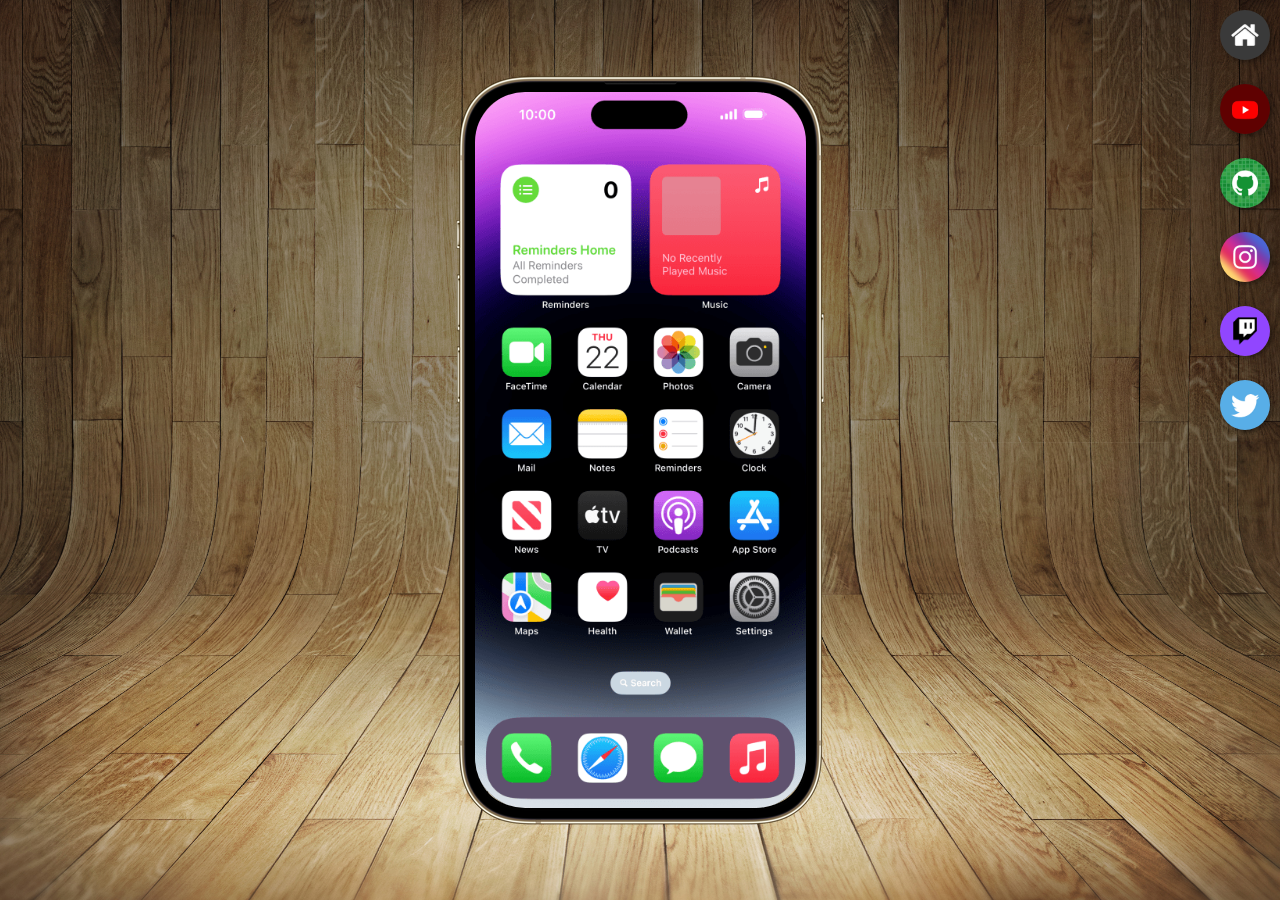
<file: index.html>
<!DOCTYPE html>
<html lang="pt-br">
<head>
    <meta charset="UTF-8">
    <meta name="viewport" content="width=device-width, initial-scale=1.0">
    <title>Projeto Redes Sociais</title>
    <link rel="shortcut icon" href="favicon.ico" type="image/x-icon">
    <link rel="stylesheet" href="estilos/style.css">
</head>
<body>
    <main>
        <section id="telefone">
            <iframe src="home.html" name="tela" id="tela" 
            frameborder="0">
                Seu navegador não é compatível com isso.
            </iframe>
        </section>
        <section id="redes-sociais">
            <a href="home.html" target="tela"><img src="imagens/logo-home.jpg" alt="Home"></a><br>
            <a href="youtube.html" target="tela"><img src="imagens/logo-youtube.jpg" alt="YouTube"></a><br>
            <a href="github.html" target="tela"><img src="imagens/logo-github.jpg" alt="GitHub"></a><br>
            <a href="instagram.html" target="tela"><img src="imagens/logo-instagram.jpg" alt="Instagram"></a><br>
            <a href="twitch.html" target="tela"><img src="imagens/logo-twitch.png" alt="Twitch"></a><br>
            <a href="#" target="tela"><img src="imagens/logo-twitter.jpg" alt="Twitter"></a><br>
        </section>
    </main>
</body>
</html>
</file>
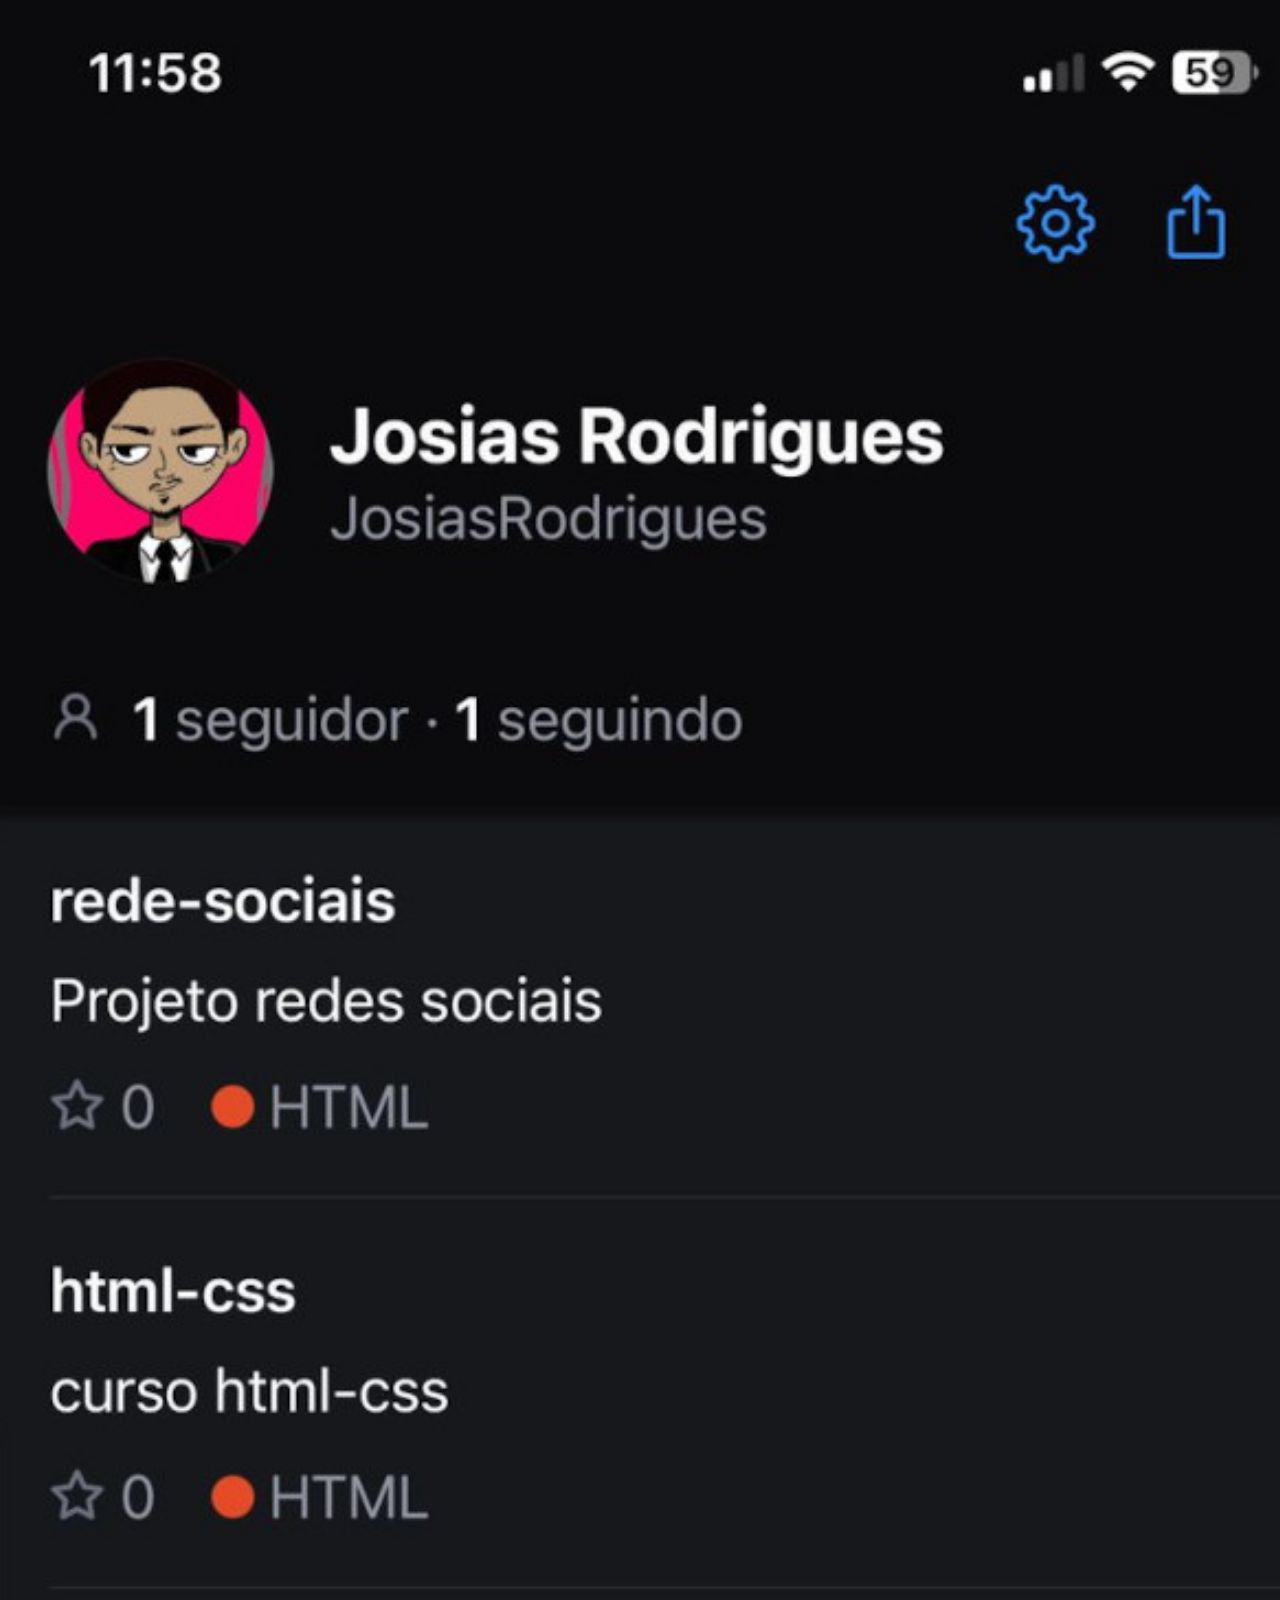
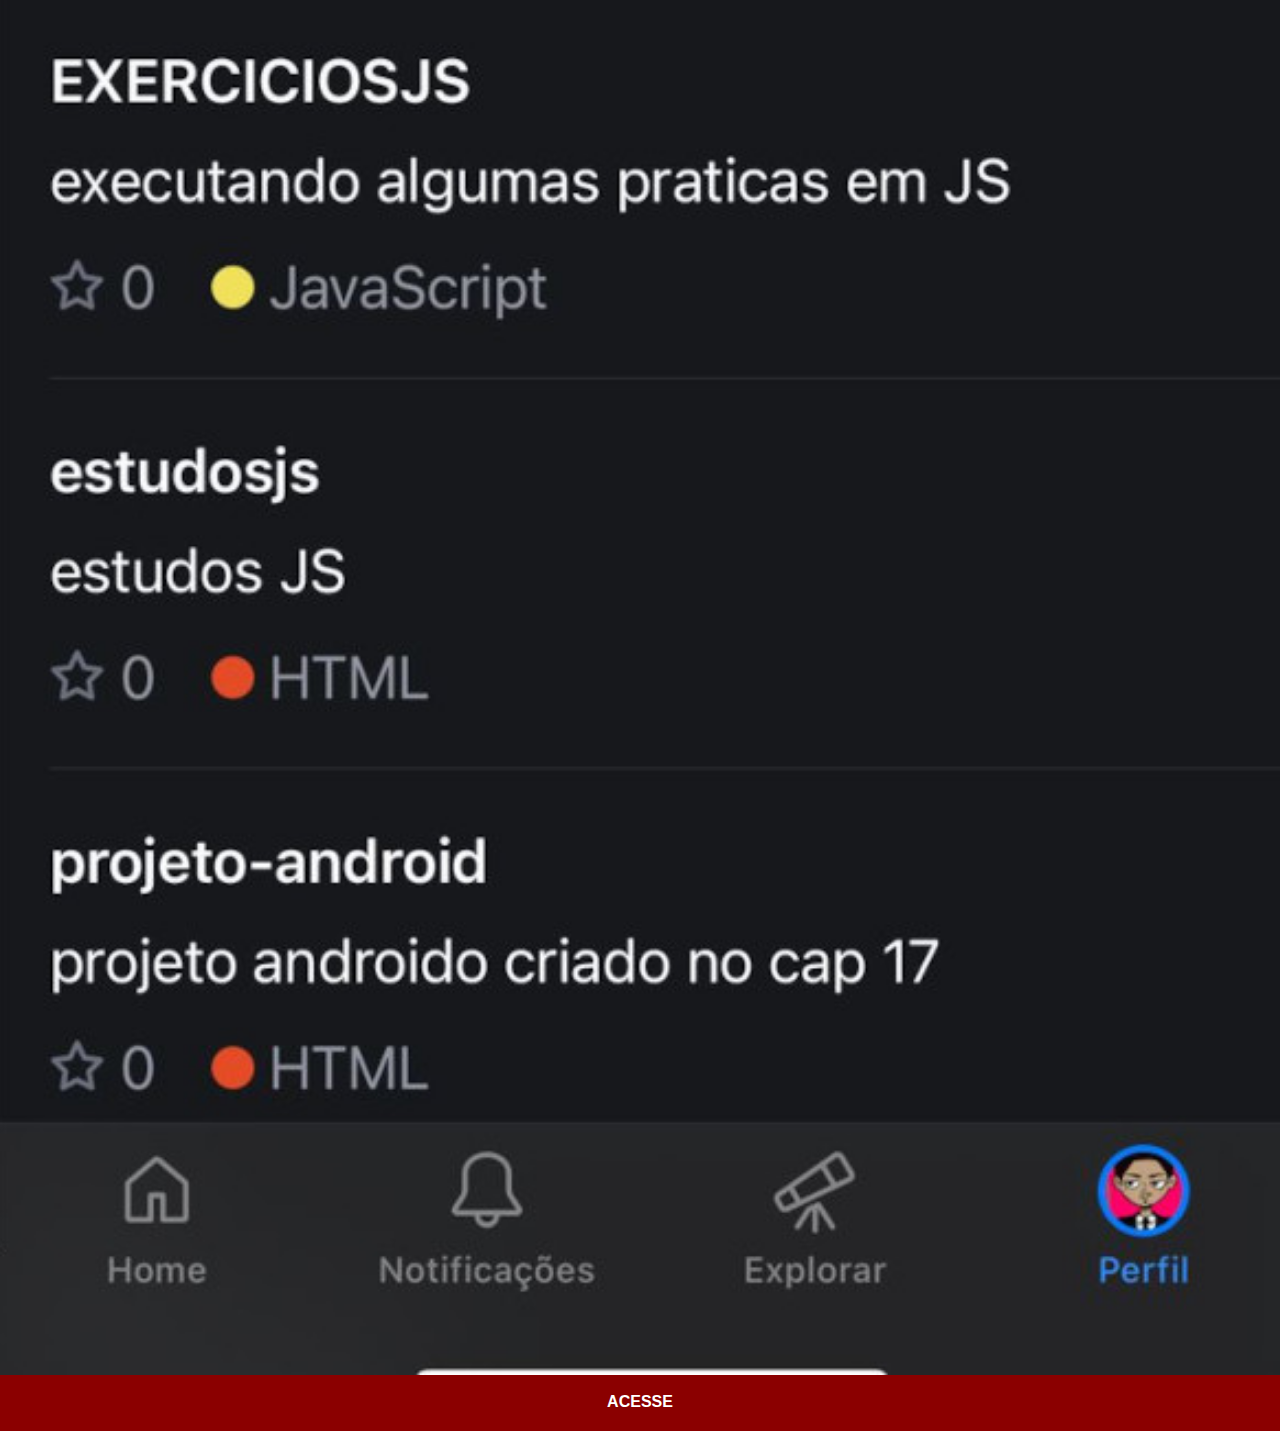
<file: github.html>
<!DOCTYPE html>
<html lang="pt-br">
<head>
    <meta charset="UTF-8">
    <meta name="viewport" content="width=device-width, initial-scale=1.0">
    <title>GitHub</title>
    <link rel="stylesheet" href="estilos/social.css">
</head>
<body>
    <img src="imagens/tela-github1.jpg" alt="GitHub">
    <a href="https://github.com/JosiasRodrigues" target="_blank">ACESSE</a>
</body>
</html>
</file>
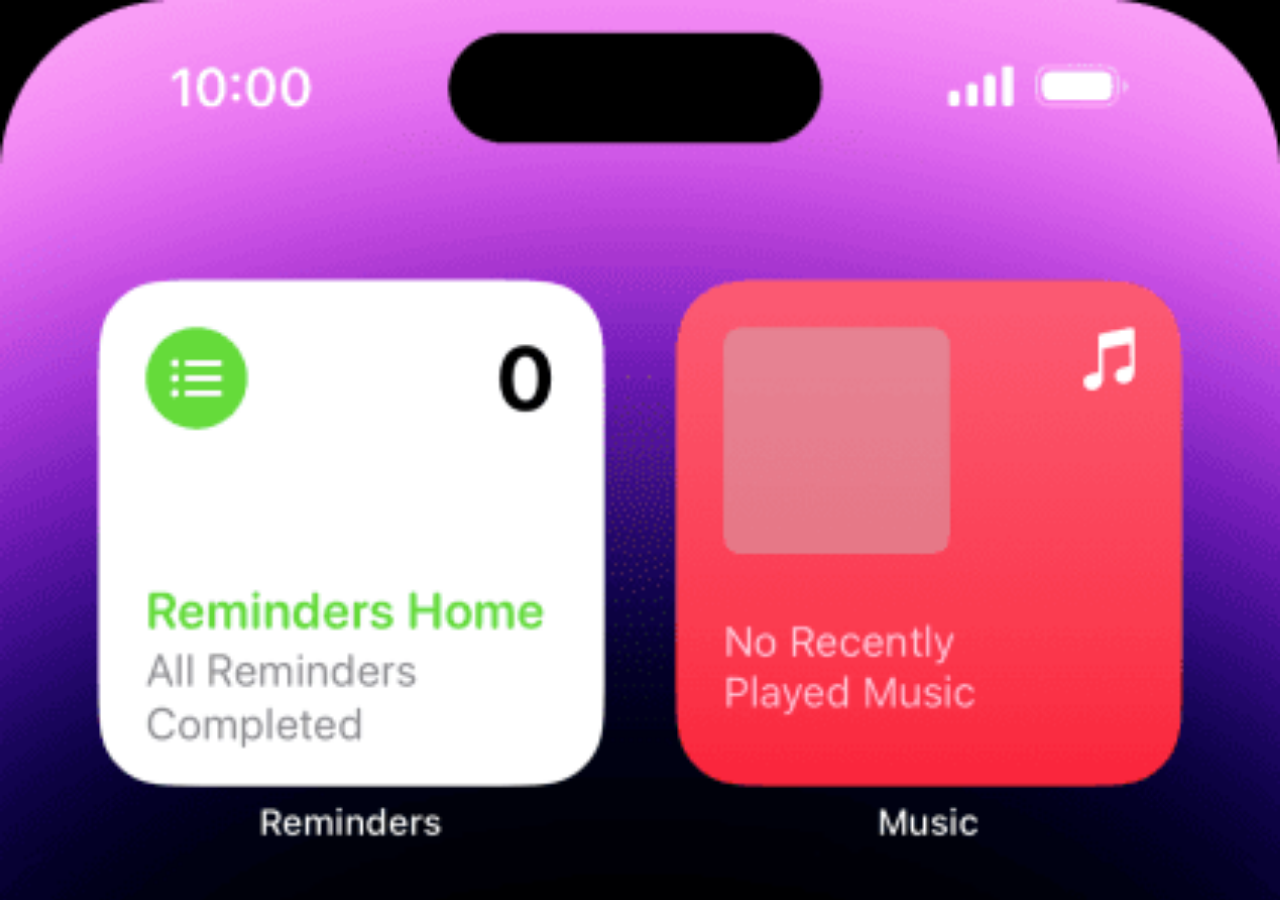
<file: home.html>
<!DOCTYPE html>
<html lang="pt-br">
<head>
    <meta charset="UTF-8">
    <meta name="viewport" content="width=device-width, initial-scale=1.0">
    <title>home</title>
</head>
<style>
    *{
        margin: 0px;
        padding: 0px;
    }
    body{
        width: 100vw;
        height: 100vh;
        background: black url('imagens/menu14pmax.png') no-repeat top center;
        background-size: cover;
    }
</style>
<body>
   
</body>
</html>
</file>
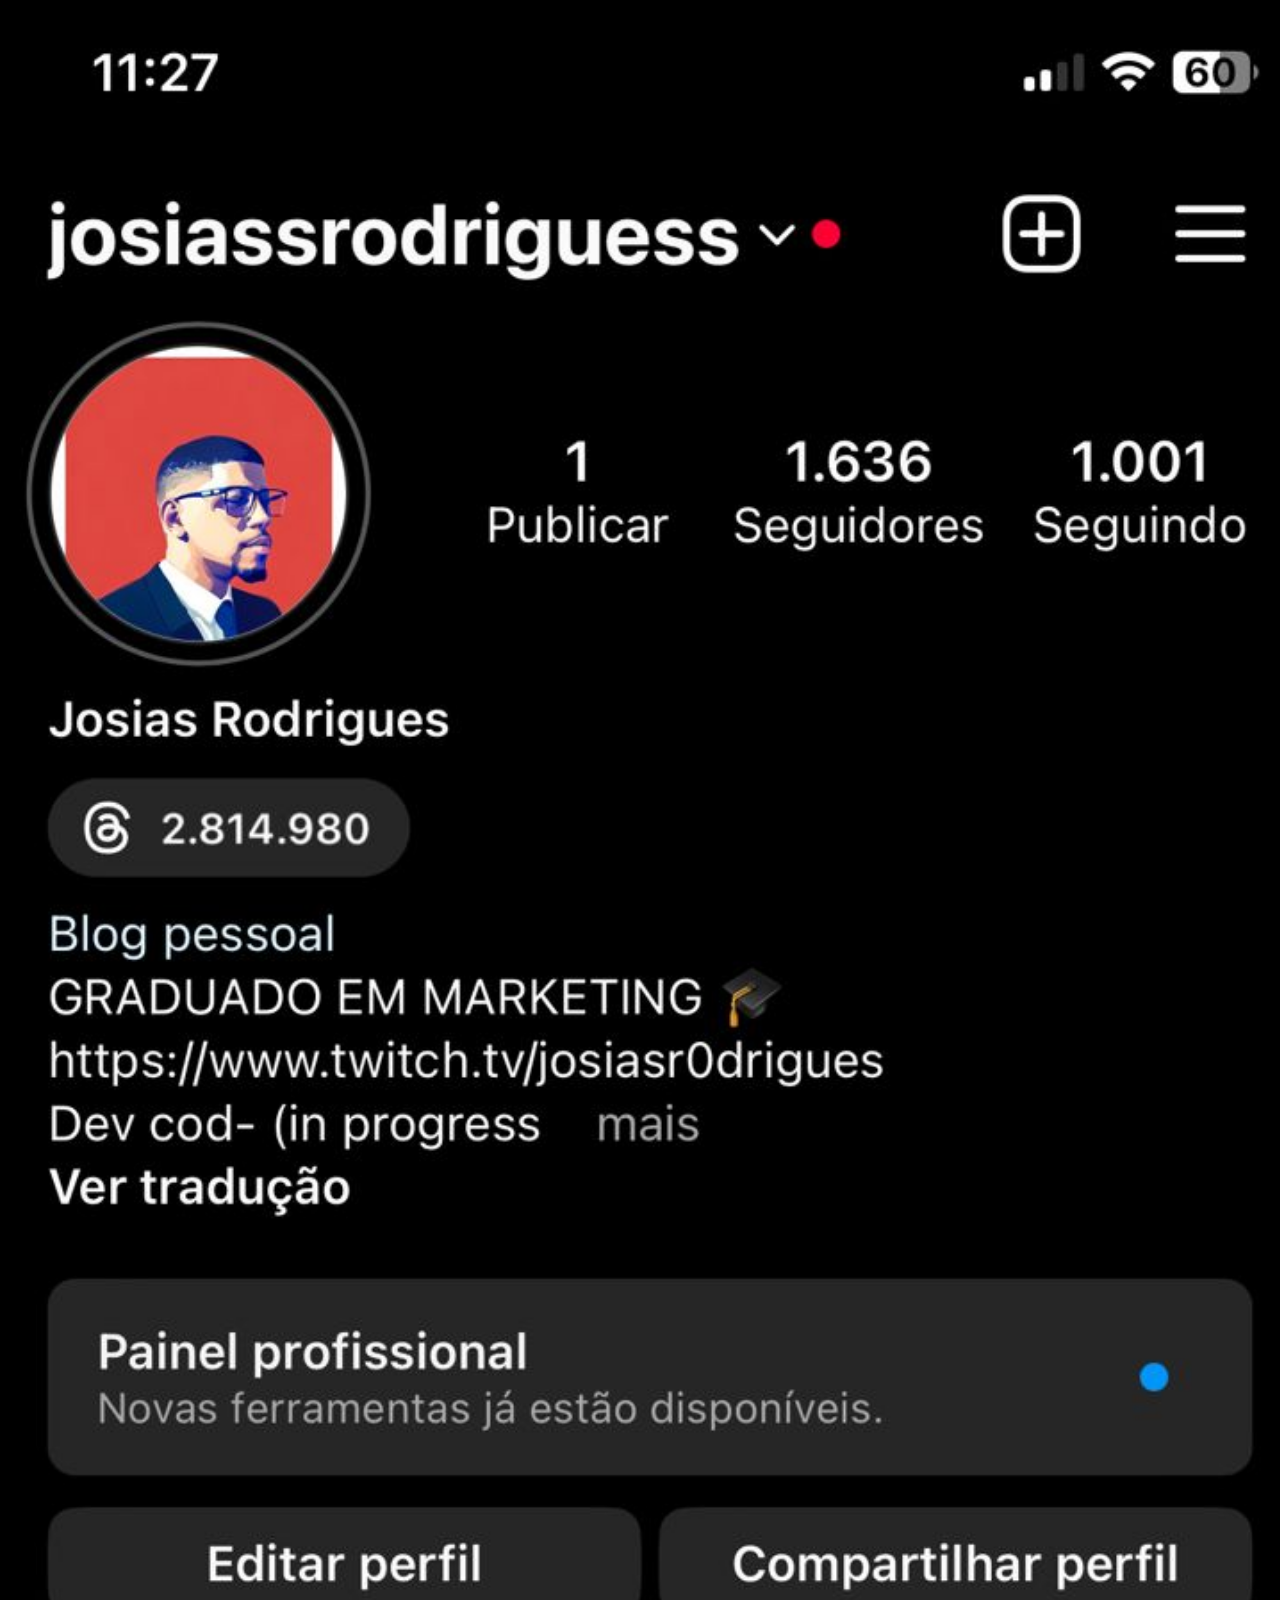
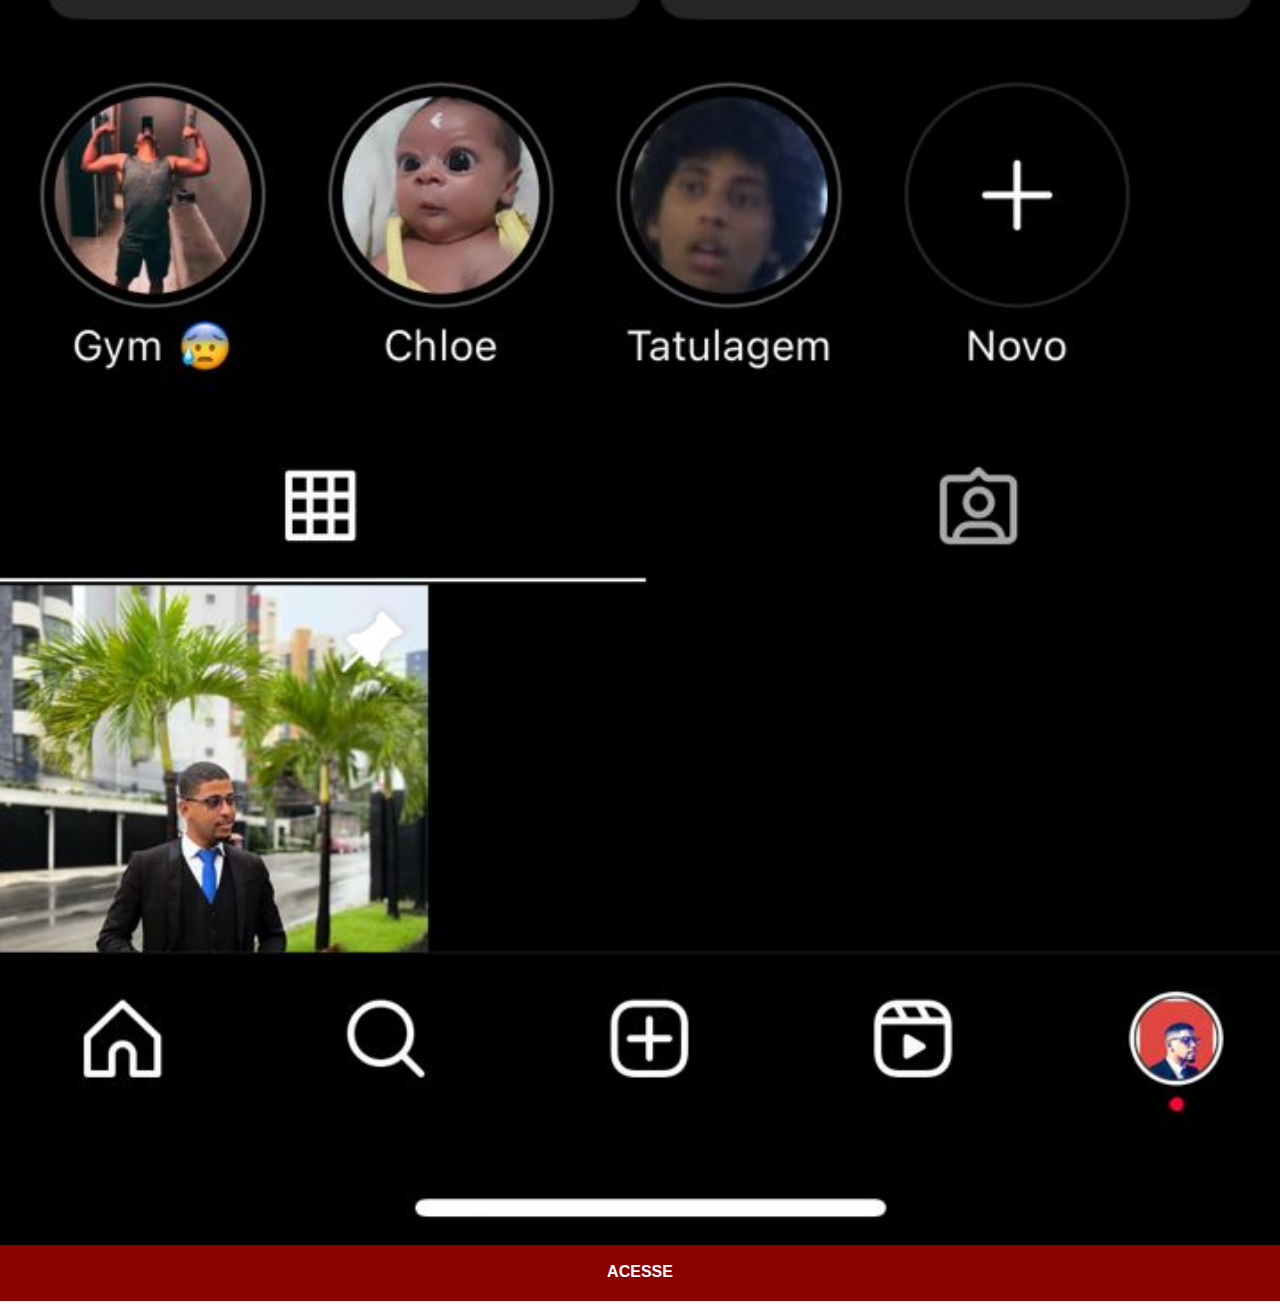
<file: instagram.html>
<!DOCTYPE html>
<html lang="pt-br">
<head>
    <meta charset="UTF-8">
    <meta name="viewport" content="width=device-width, initial-scale=1.0">
    <title>Instagram</title>
    <link rel="stylesheet" href="estilos/social.css">
</head>
<body>
    <img src="imagens/tela-instagram1.jpg" alt="Instagram">
    <a href="https://www.instagram.com/josiassrodriguess/" target="_blank">ACESSE</a>
</body>
</html>
</file>
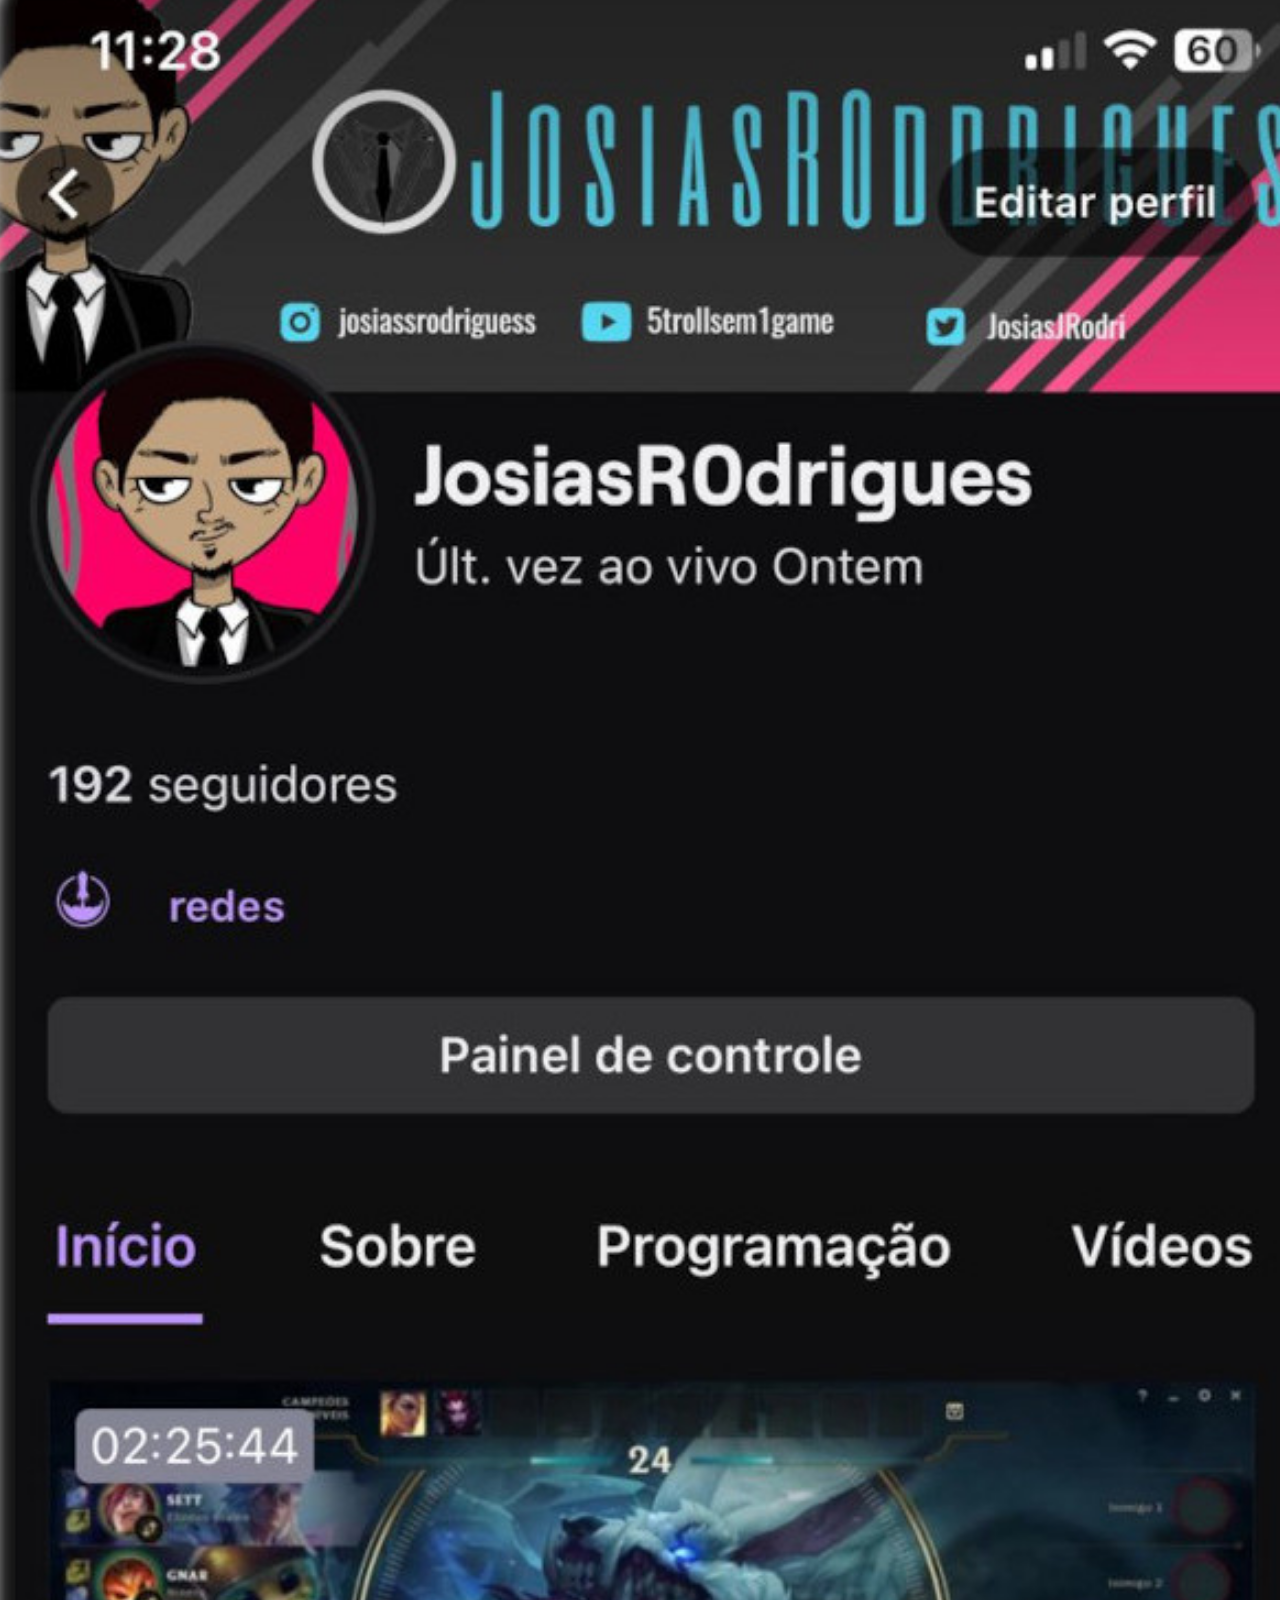
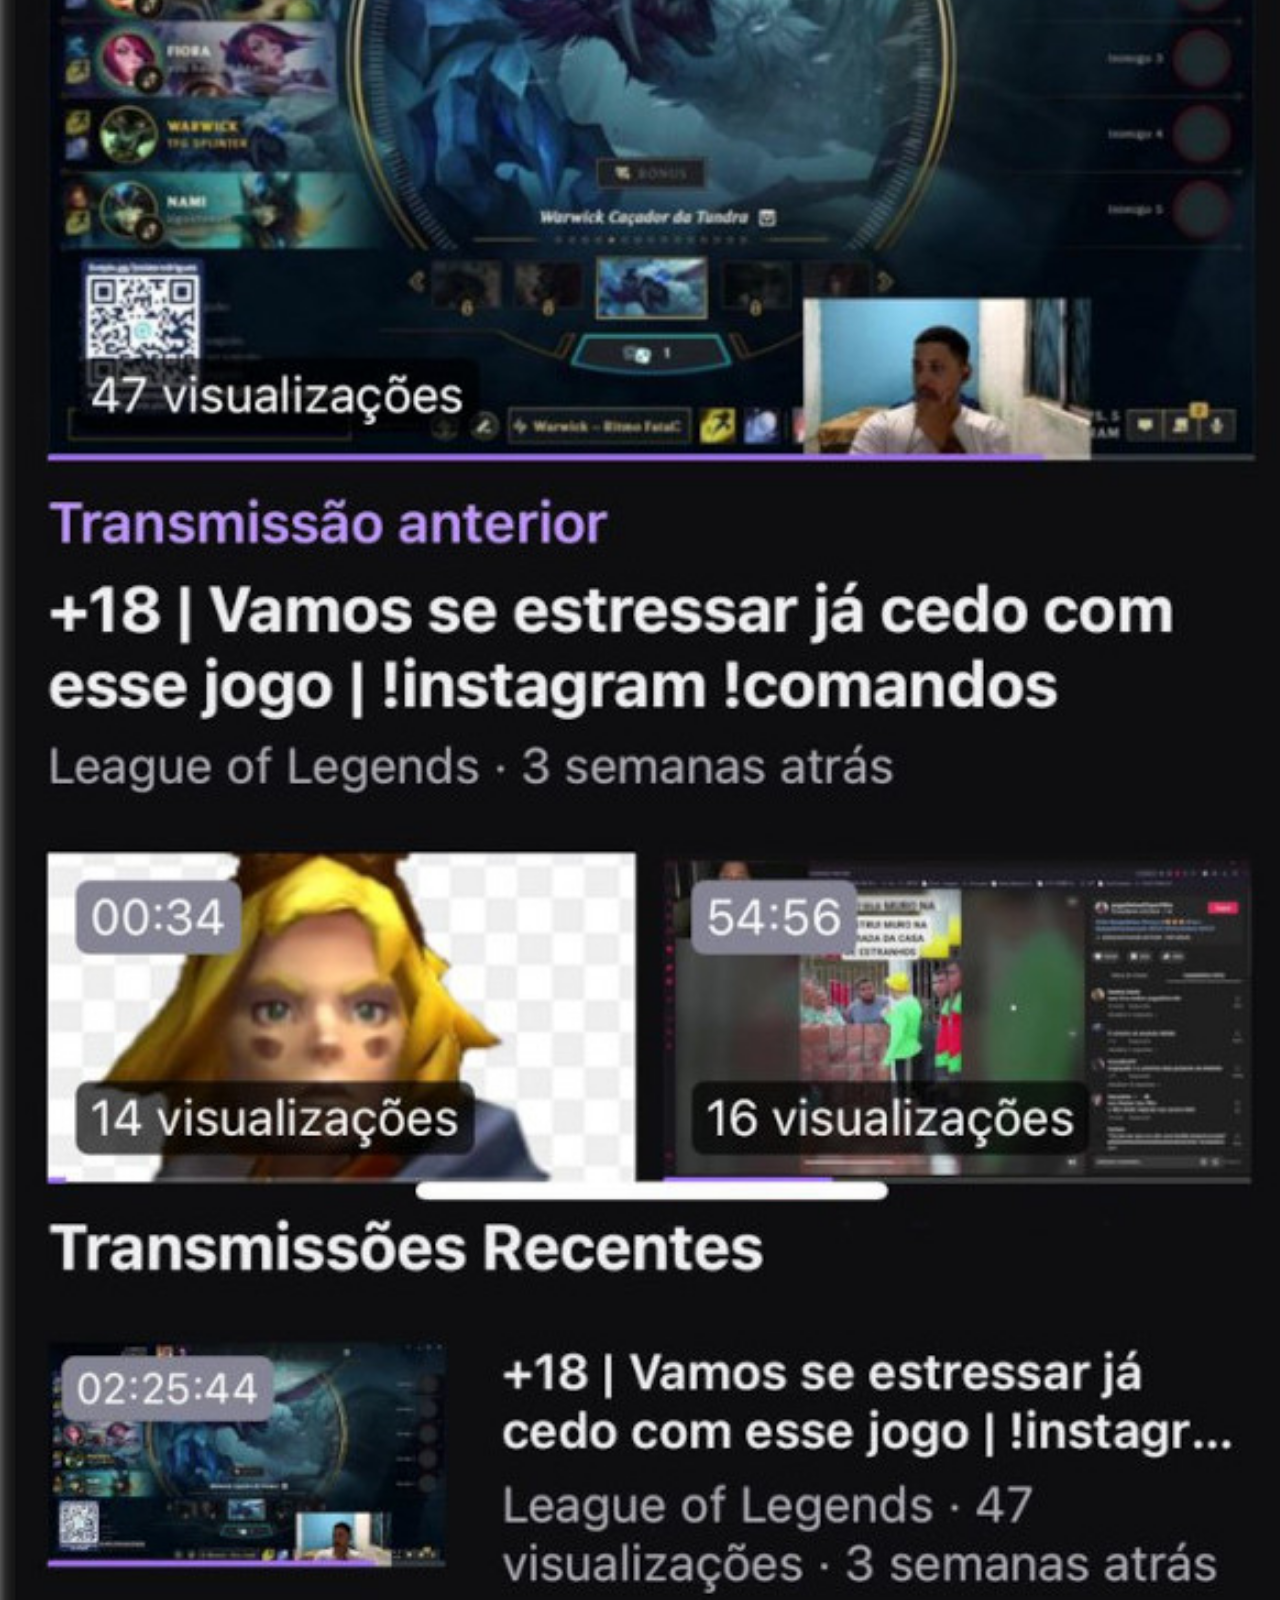
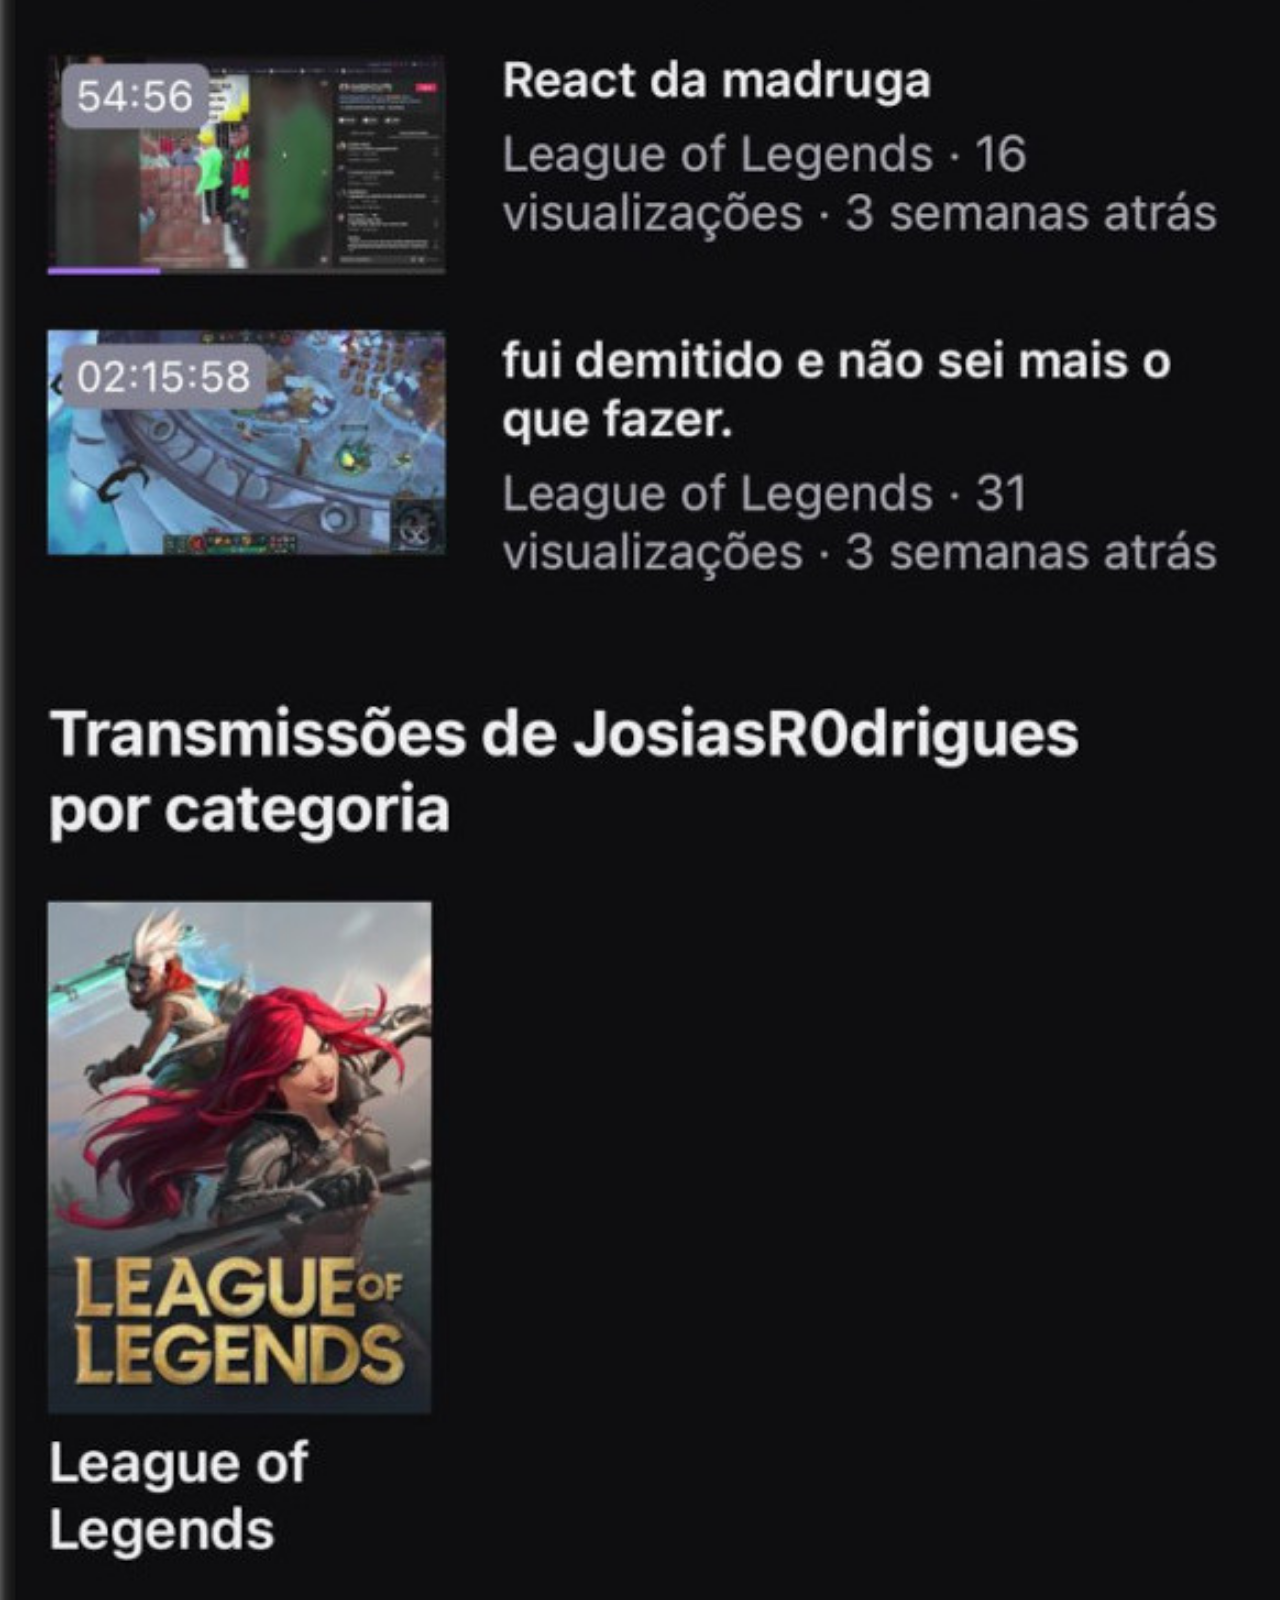
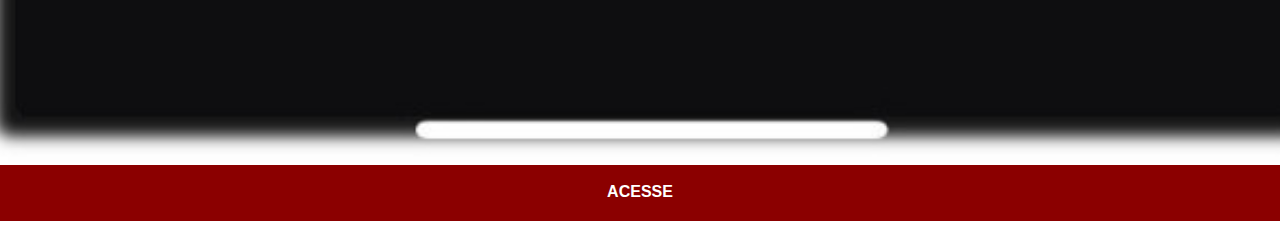
<file: twitch.html>
<!DOCTYPE html>
<html lang="pt-br">
<head>
    <meta charset="UTF-8">
    <meta name="viewport" content="width=device-width, initial-scale=1.0">
    <title>Facebook</title>
    <link rel="stylesheet" href="estilos/social.css">
</head>
<body>
    <img src="imagens/tela-twitch1.jpg" alt="Facebook">
    <a href="https://www.twitch.tv/josiasr0drigues" target="_blank">ACESSE</a>
    
</body>
</html>
</file>
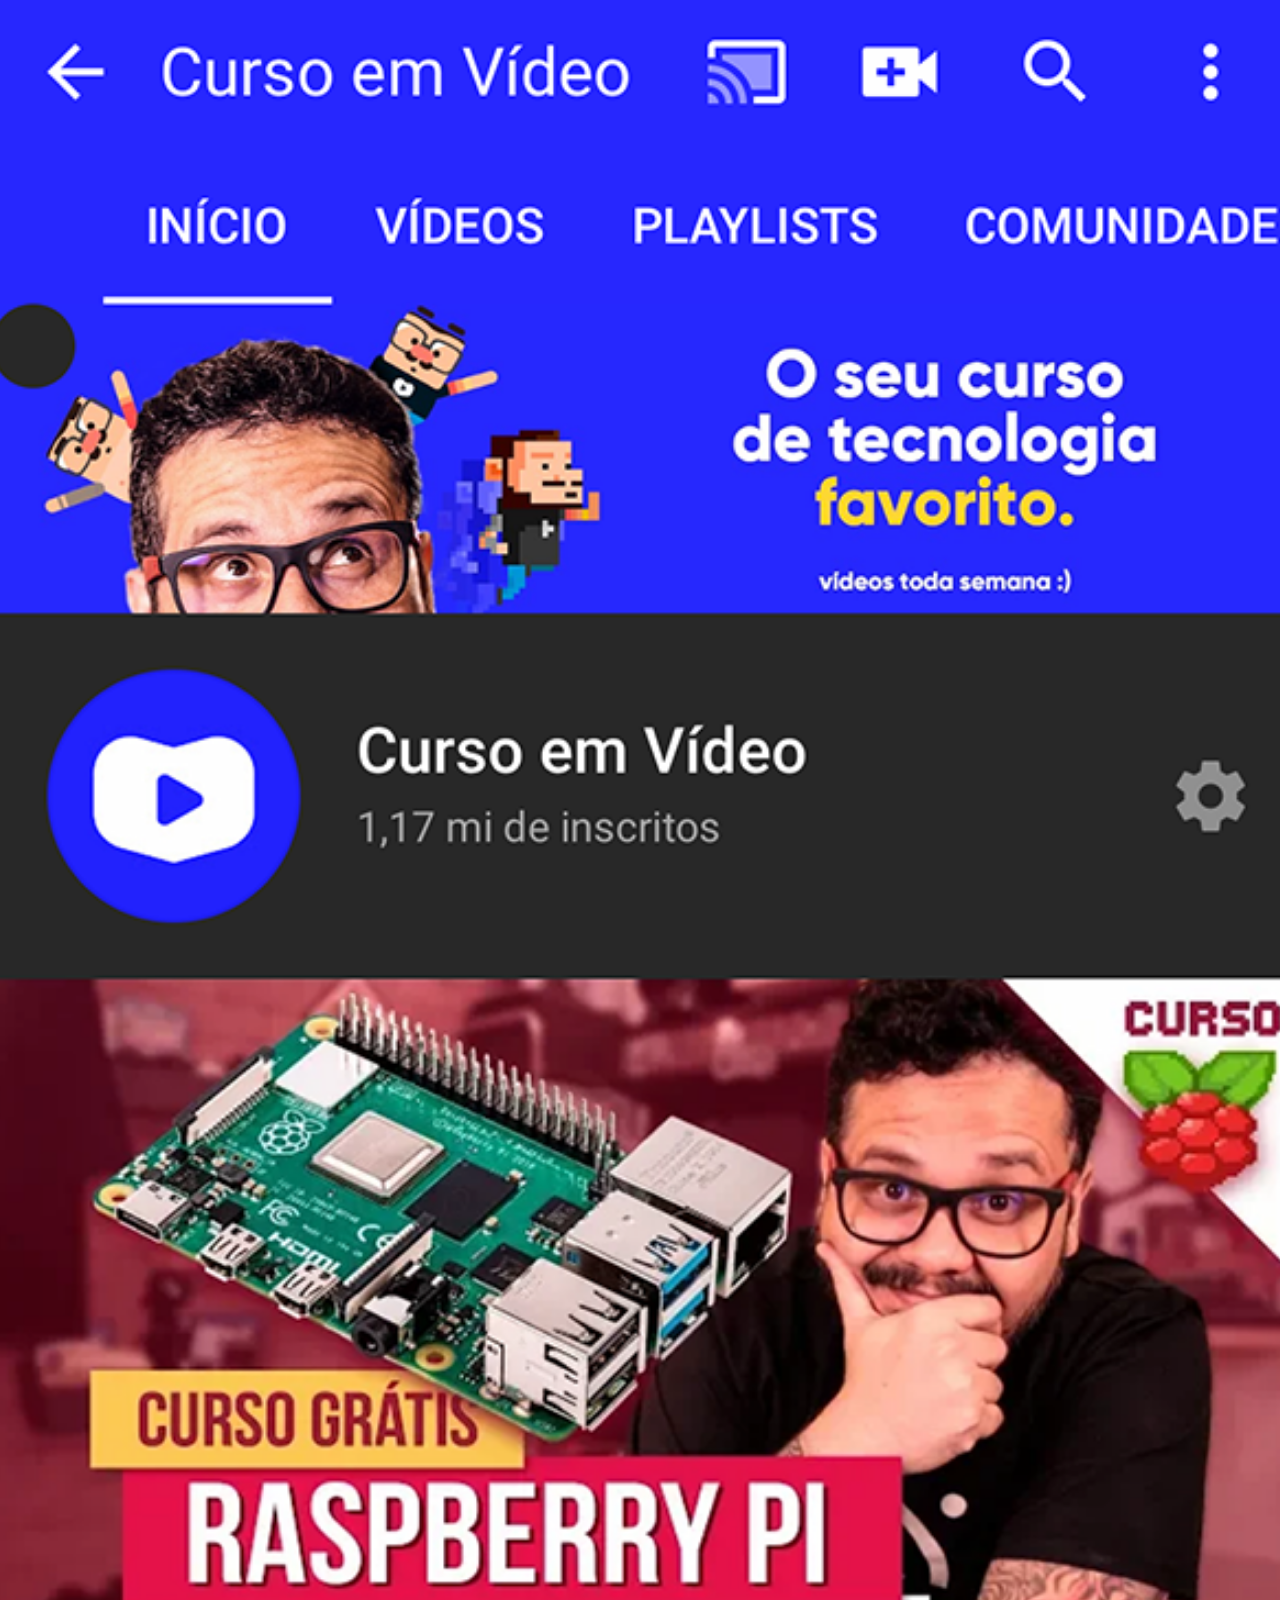
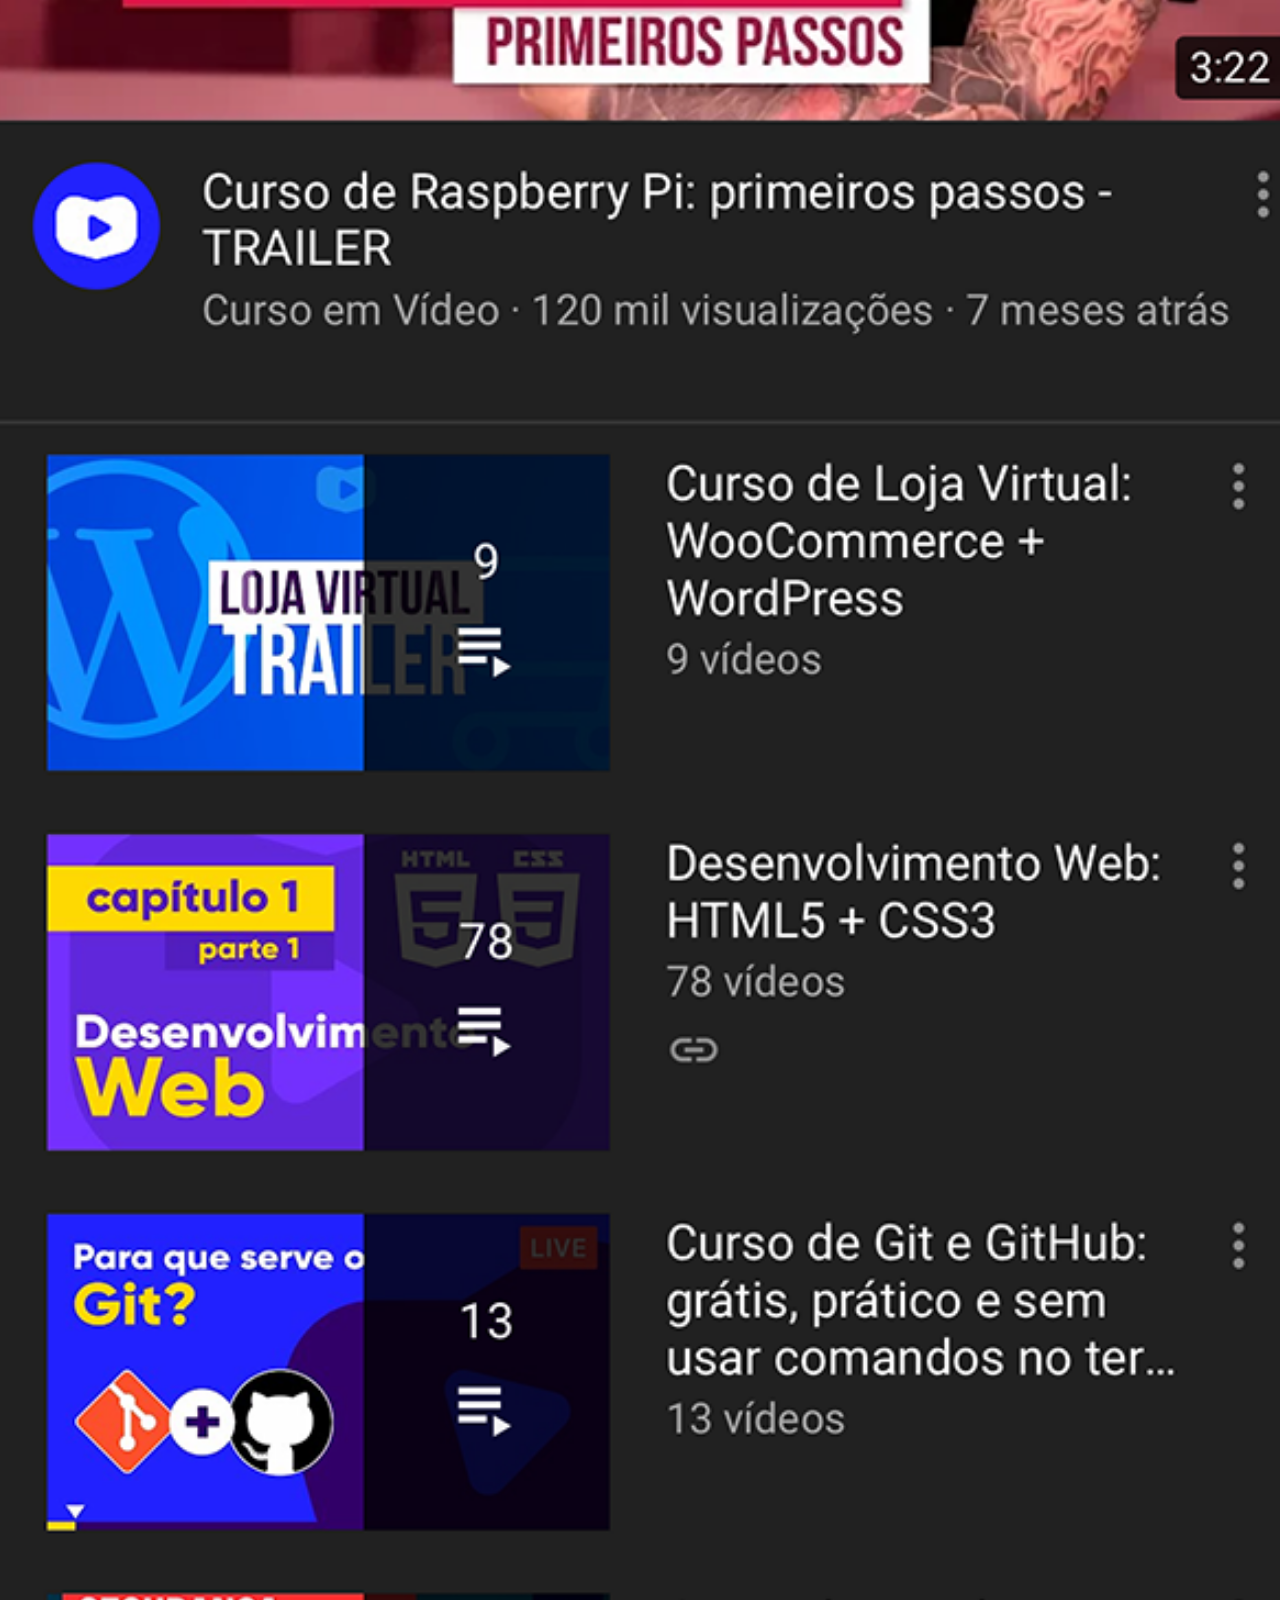
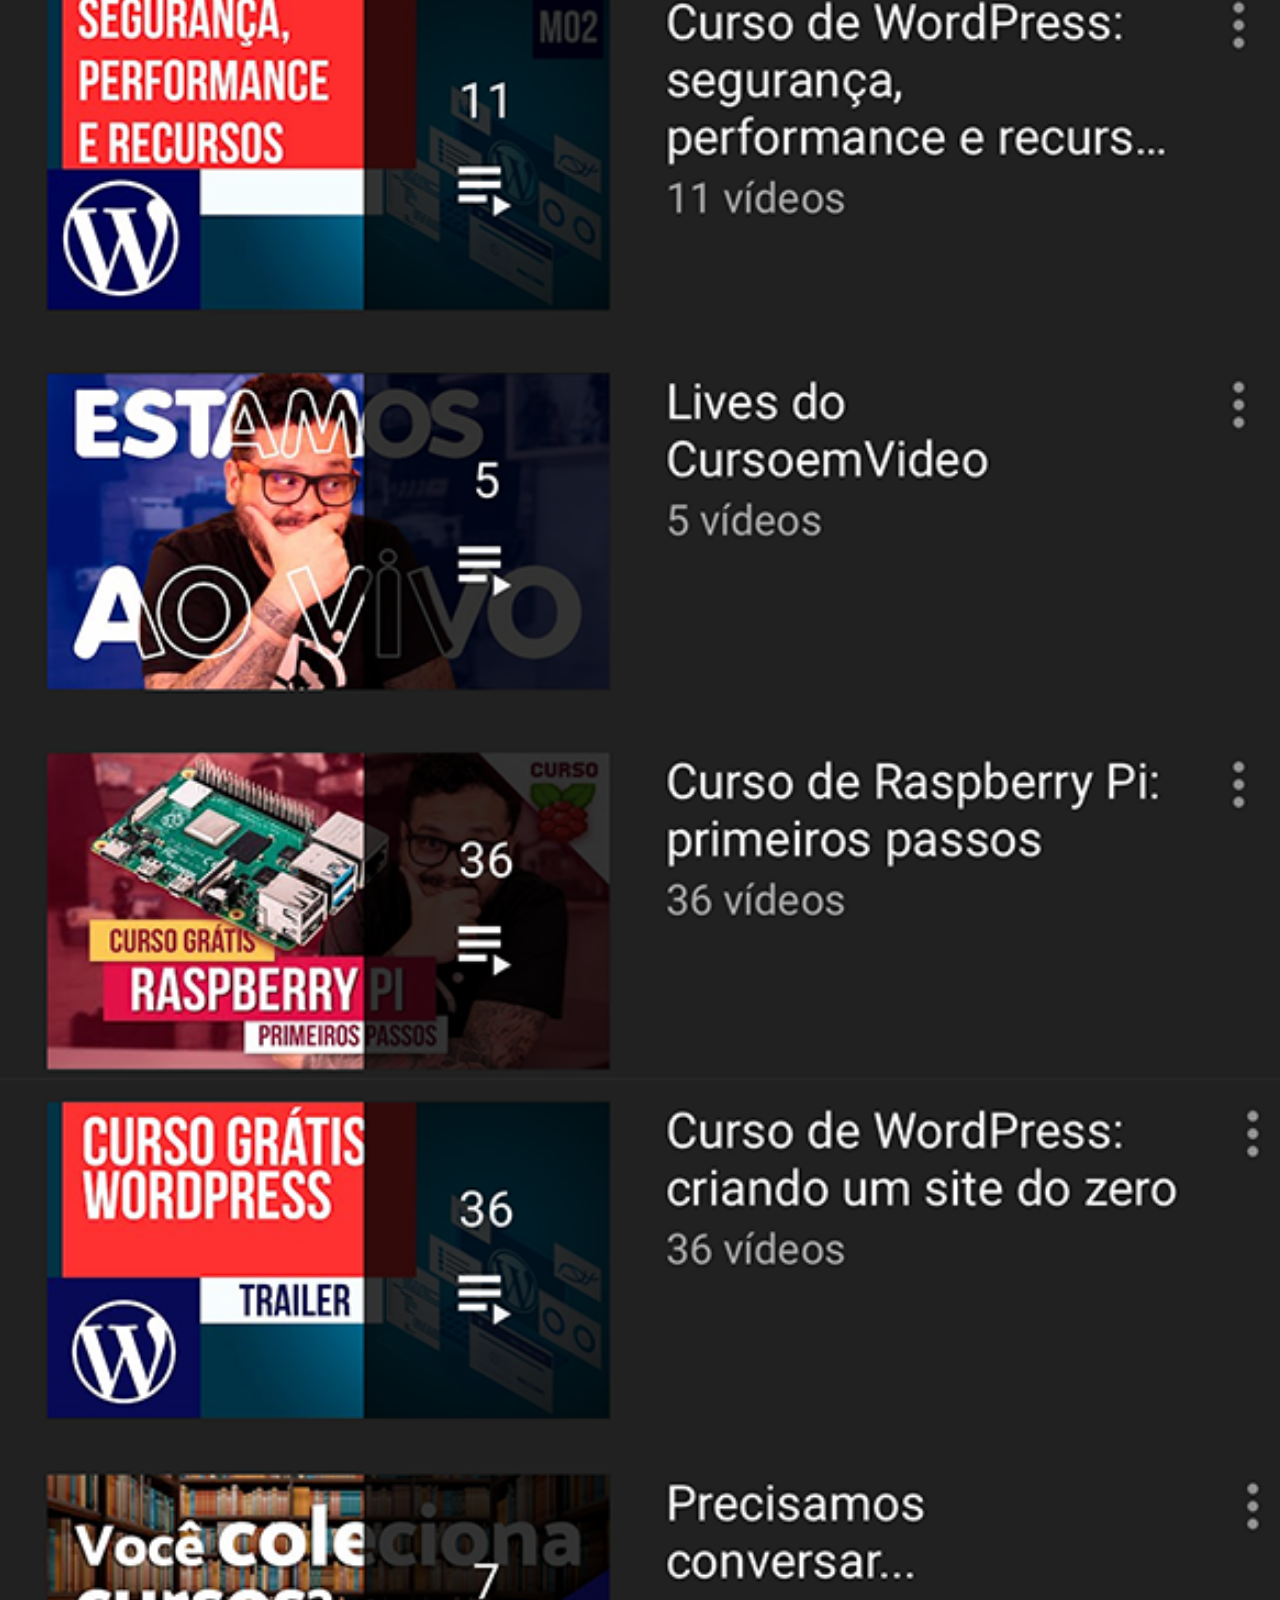
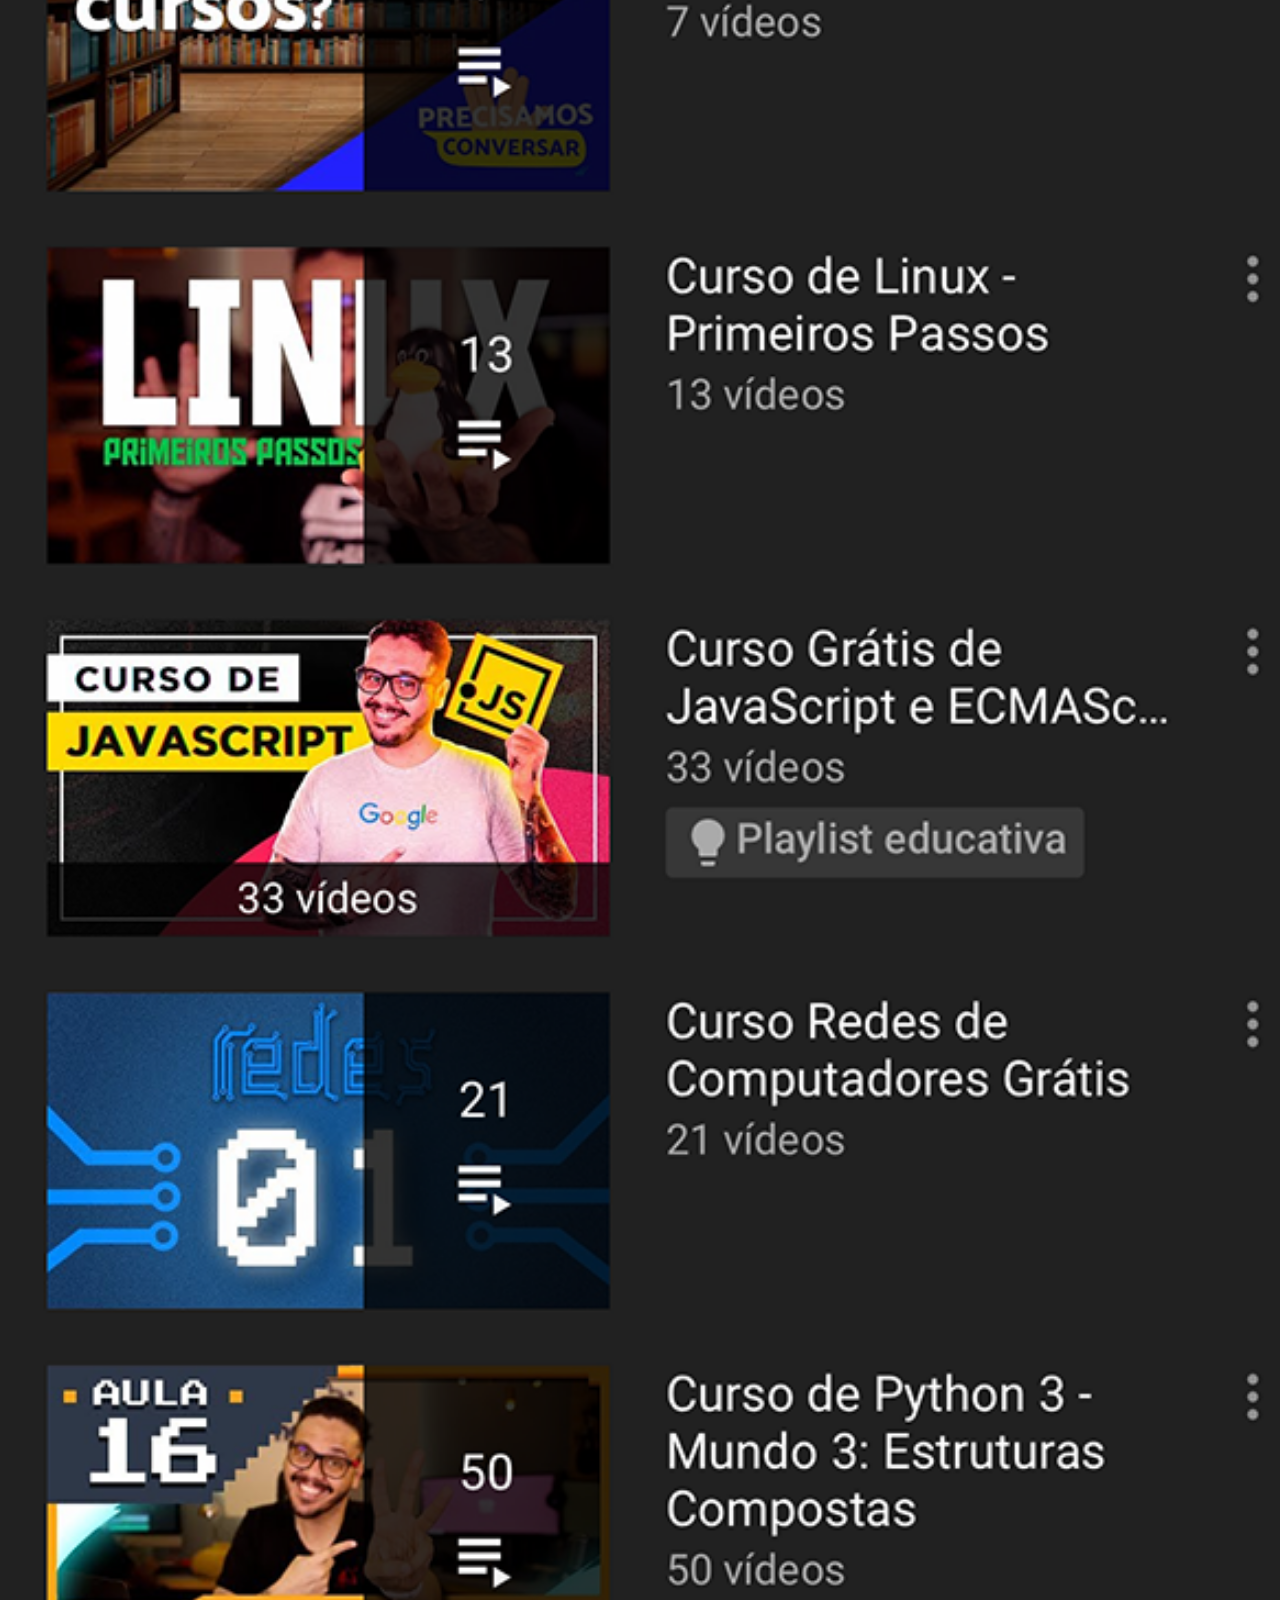
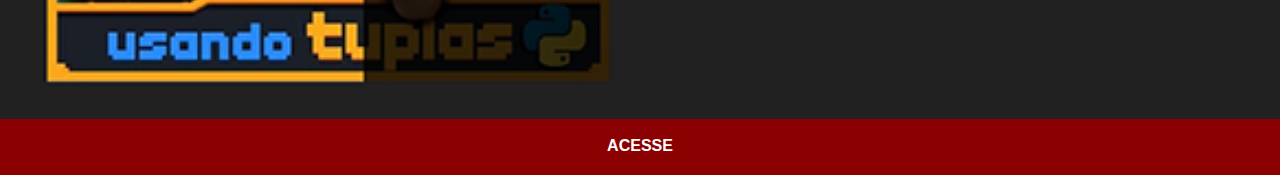
<file: youtube.html>
<!DOCTYPE html>
<html lang="pt-br">
<head>
    <meta charset="UTF-8">
    <meta name="viewport" content="width=device-width, initial-scale=1.0">
    <title>YouTube</title>
    <link rel="stylesheet" href="estilos/social.css">
</head>
<body>
    <img src="imagens/tela-youtube.png" alt="YouTube">
    <a href="https://www.youtube.com/@josiasrodrigues71/featured" target="_blank">ACESSE</a>
</body>
</html>
</file>
<file: estilos/style.css>
@charset "UTF-8";

*{
    margin: 0px;
    padding: 0px;
    font-family: Arial, Helvetica, sans-serif;
}

html, body {
    height: 100vh;
    width: 100vw;
    background-color: black;
}

main {
    position: relative;
    height: 100vh;
    
}

body{
    background: url('../imagens/fundo-madeira.jpg') no-repeat top center;
    background-size: cover;
    background-attachment: fixed;
}

section#telefone {
    position: absolute;
    top: 50%;
    left: 50%;
    transform: translate(-50%, -50%);
    
    height: 750px;
    width: 368px;
    
    background: url('../imagens/iphone-14pmax.png') no-repeat;


}
iframe#tela{
    position: relative;
    top: 17px;
    left: 19px;
    width: 331px;
    height: 716px;
    border-radius: 50px;
}
section#redes-sociais{
    text-align: right;
}

section#redes-sociais img{
    width: 50px;
    margin: 10px;
    border-radius: 50%;
    box-shadow: 2px 2px 5px rgba(0, 0, 0, 0.407);
    box-sizing: border-box;
}

section#redes-sociais img:hover{
    border: 2px solid white;
    transform: translate(-4px, -4px);
    box-shadow: 5px 5px 10px rgba(0, 0, 0, 0.604);
    transition: transform .3s, border .2s;
}
</file>
<file: estilos/social.css>
@charset "UTF-8";

* {
    margin: -3px;
    padding: 0px;
    font-family: Arial, Helvetica, sans-serif;
}

::-webkit-scrollbar{
    width: 0px;
    height: 0px;
}

img {
    width: 103vw;
}
a {
 display: block;
 background-color: darkred;
 color: white;
 padding: 20px;
 text-align: center;
 font-weight: bolder;
 text-decoration: none;
}

a:hover{
    background-color: red;
}
</file>
